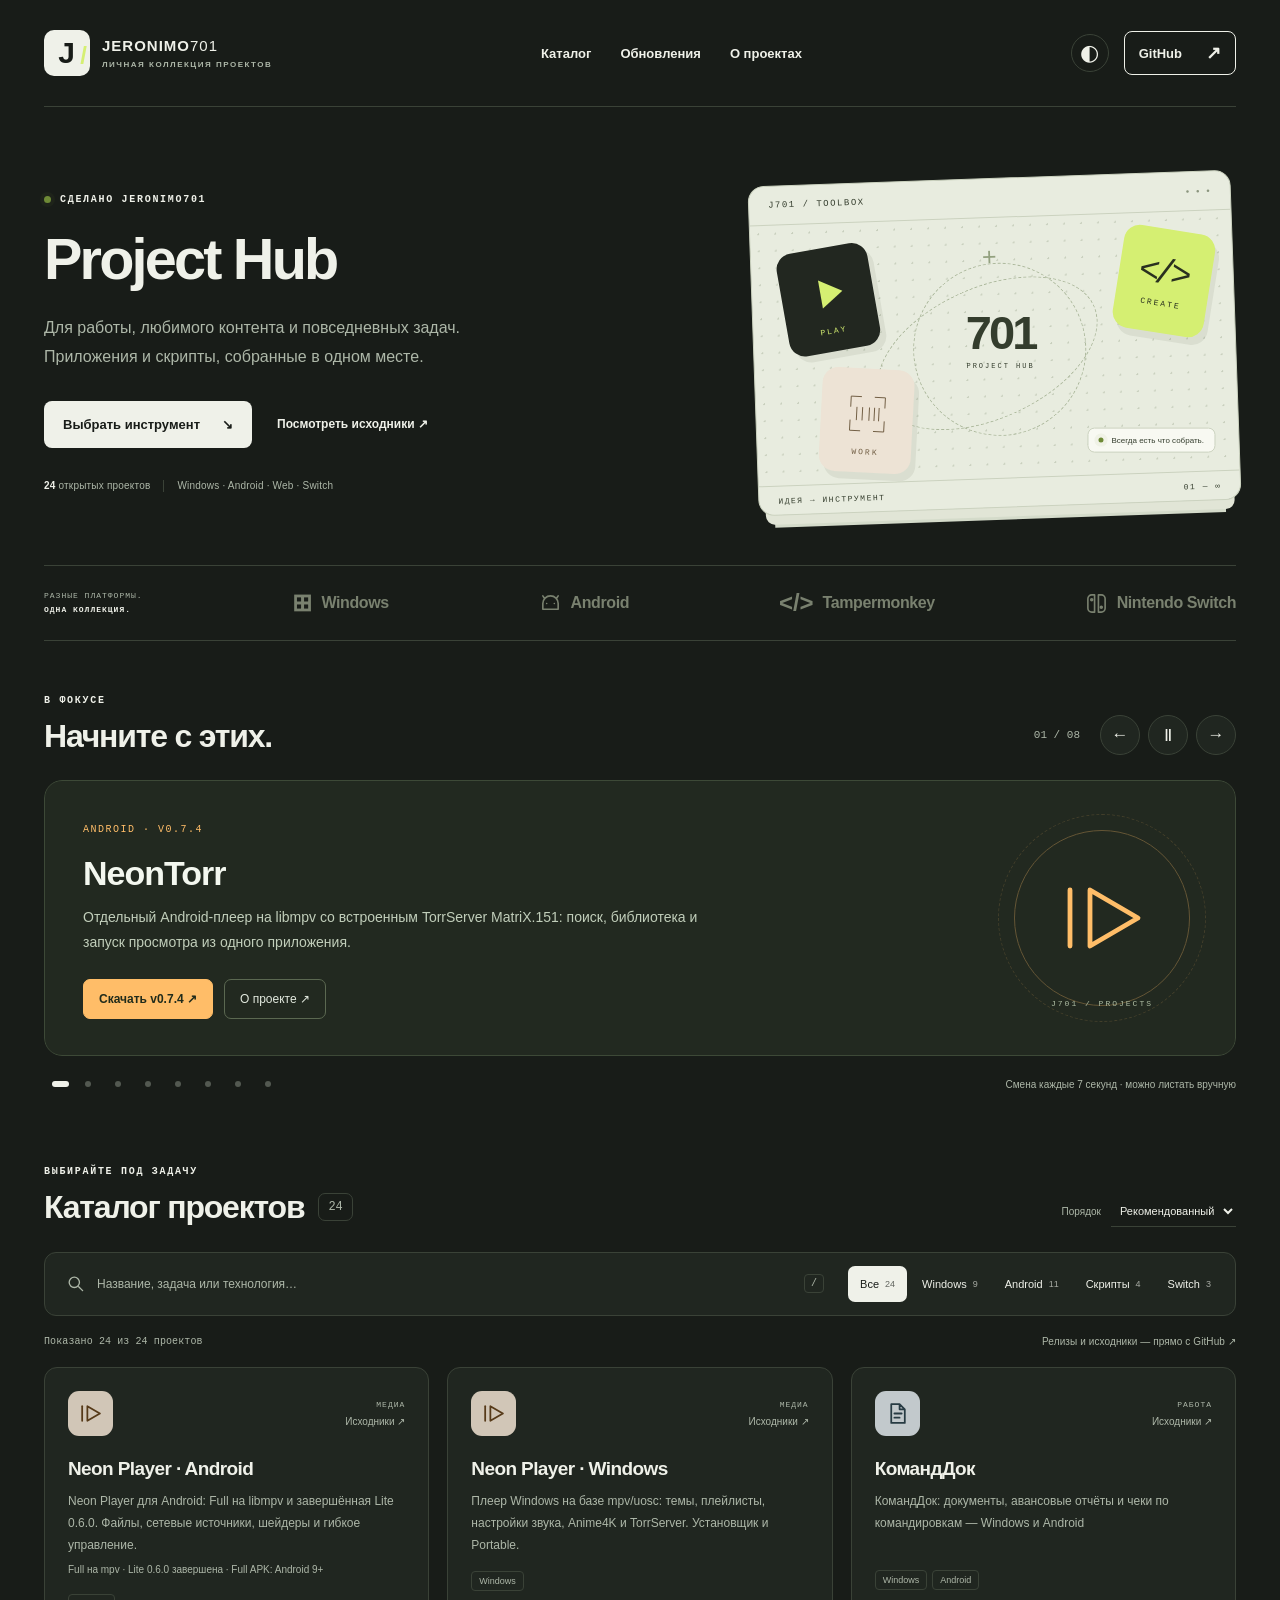
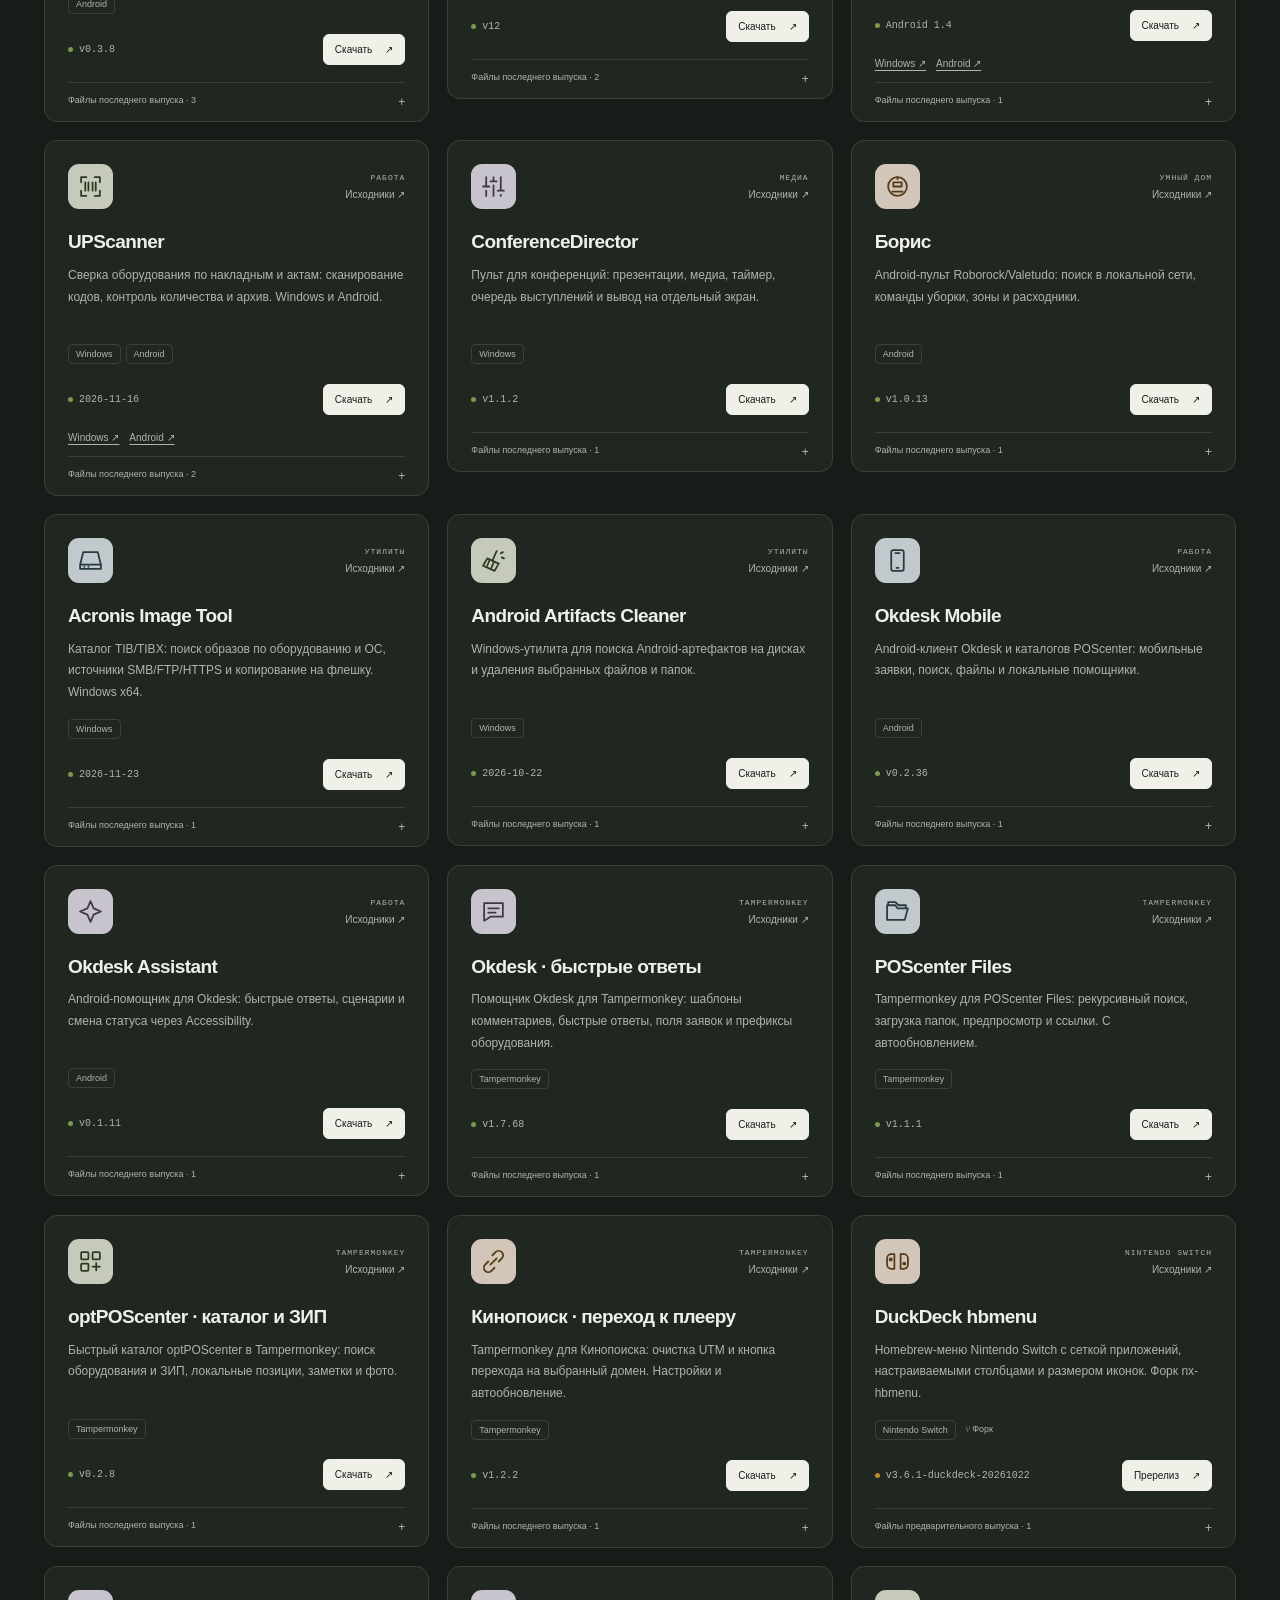
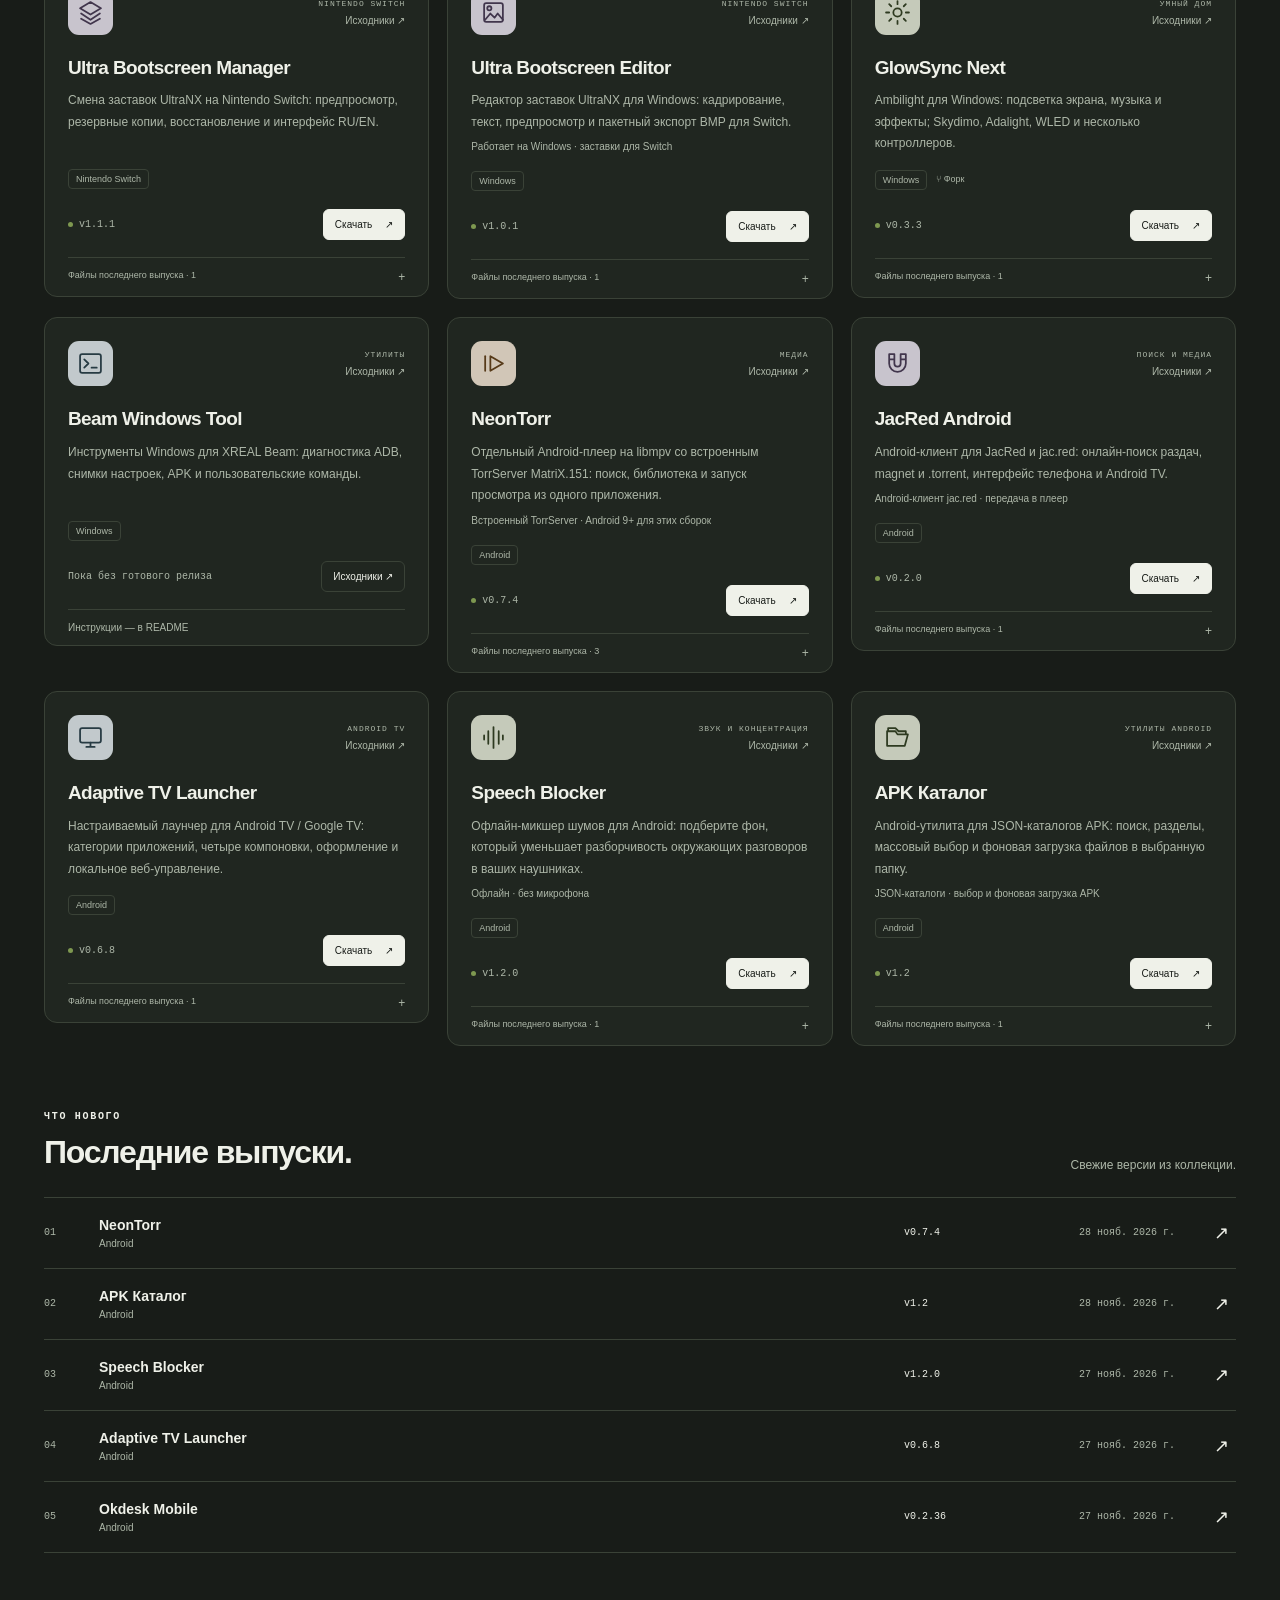
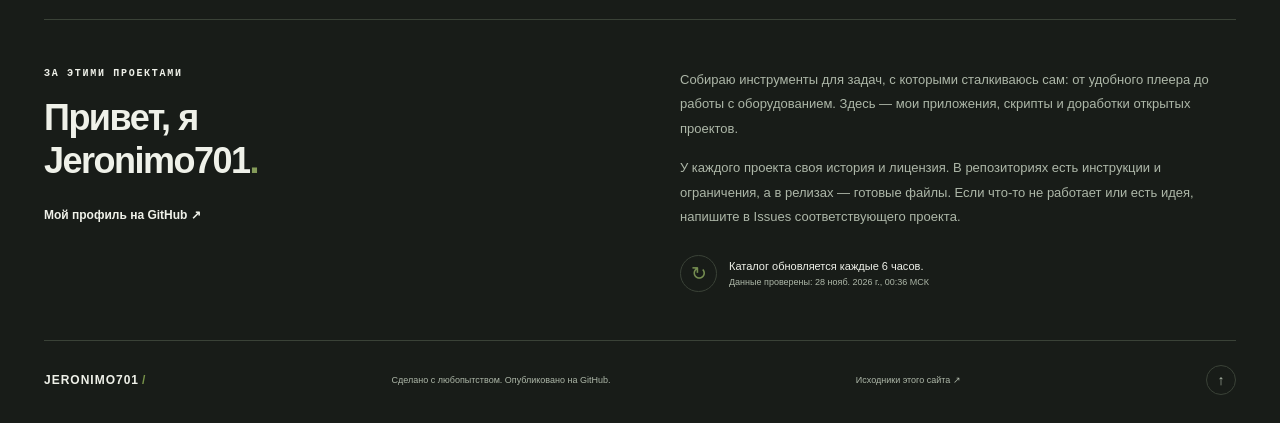
<file: site/index.html>
<!doctype html>
<html lang="ru" data-theme="dark">
<head>
  <meta charset="utf-8">
  <meta name="viewport" content="width=device-width, initial-scale=1">
  <meta name="theme-color" content="#181c18">
  <title>Jeronimo701 — проекты и загрузки</title>
  <meta name="description" content="Приложения Jeronimo701 для Windows, Android, Nintendo Switch и скрипты Tampermonkey. Описания, исходники и последние релизы в одном месте.">
  <meta property="og:title" content="Jeronimo701 / Project Hub">
  <meta property="og:description" content="Project Hub: приложения, скрипты и последние релизы Jeronimo701 в одном каталоге.">
  <meta property="og:type" content="website">
  <meta property="og:url" content="https://jeronimo701.github.io/">
  <meta property="og:image" content="https://jeronimo701.github.io/assets/social.png">
  <meta name="twitter:card" content="summary_large_image">
  <link rel="canonical" href="https://jeronimo701.github.io/">
  <link rel="icon" type="image/svg+xml" href="assets/favicon.svg">
  <script>try{const t=localStorage.getItem("j701-theme");if(t==="light"||t==="dark")document.documentElement.dataset.theme=t;}catch{}</script>
  <link rel="stylesheet" href="style.css">
  <script src="app.js" defer></script>
</head>
<body>
  <a class="skip-link" href="#catalog">Перейти к каталогу</a>
  <header class="header wrap">
    <a href="./" class="brand" aria-label="Jeronimo701 — главная"><span class="brand-mark">J<span>/</span></span><span>JERONIMO<span class="brand-number">701</span><small>ЛИЧНАЯ КОЛЛЕКЦИЯ ПРОЕКТОВ</small></span></a>
    <nav aria-label="Основная навигация"><a href="#catalog">Каталог</a><a href="#updates">Обновления</a><a href="#about">О проектах</a></nav>
    <div class="header-actions"><button id="theme-toggle" class="icon-button" aria-label="Включить светлую тему" title="Сменить тему"><span id="theme-icon" aria-hidden="true">◐</span></button><a class="github-link" href="https://github.com/jeronimo701">GitHub <span aria-hidden="true">↗</span></a></div>
  </header>
  <main>
    <section class="hero wrap" aria-labelledby="hero-title">
      <div class="hero-copy"><div class="eyebrow"><span class="status-dot"></span> СДЕЛАНО JERONIMO701</div><h1 id="hero-title">Project Hub</h1><p>Для работы, любимого контента и&nbsp;повседневных задач. Приложения и&nbsp;скрипты, собранные в&nbsp;одном месте.</p><div class="hero-actions"><a href="#catalog" class="button primary">Выбрать инструмент <span aria-hidden="true">↘</span></a><a href="https://github.com/jeronimo701" class="text-link">Посмотреть исходники ↗</a></div><div class="hero-meta"><span><strong id="project-total">—</strong> открытых проектов</span><span class="divider"></span><span>Windows · Android · Web · Switch</span></div></div>
      <div class="hero-art" aria-hidden="true"><div class="art-header"><span>J701 / TOOLBOX</span><span class="art-dots">● ● ●</span></div><div class="art-canvas"><div class="orbit-line orbit-one"></div><div class="orbit-line orbit-two"></div><div class="art-tile tile-play"><svg viewBox="0 0 100 100"><path d="M37 25 76 50 37 75Z"/></svg><span>PLAY</span></div><div class="art-tile tile-code"><span class="code-glyph">&lt;/&gt;</span><span>CREATE</span></div><div class="art-tile tile-scan"><svg viewBox="0 0 100 100"><path d="M20 38V20h18m24 0h18v18m0 24v18H62m-24 0H20V62M31 39v22m10-22v22m12-22v22m9-22v22m8-22v22"/></svg><span>WORK</span></div><div class="art-hub">701<span>PROJECT HUB</span></div><div class="art-note"><span class="status-dot"></span> Всегда есть что собрать.</div><span class="art-cross">+</span></div><div class="art-footer"><span>ИДЕЯ → ИНСТРУМЕНТ</span><span>01 — ∞</span></div></div>
    </section>
    <div class="platform-strip wrap" aria-label="Платформы"><span>РАЗНЫЕ ПЛАТФОРМЫ.<br><strong>ОДНА КОЛЛЕКЦИЯ.</strong></span><a href="#catalog" data-quick-filter="windows">⊞ <span>Windows</span></a><a href="#catalog" data-quick-filter="android"><svg viewBox="0 0 24 24" aria-hidden="true"><path d="M6 7 4 4m14 3 2-3M4 12a8 8 0 0 1 16 0v6H4Zm4 0h.01M16 12h.01"/></svg><span>Android</span></a><a href="#catalog" data-quick-filter="scripts">&lt;/&gt; <span>Tampermonkey</span></a><a href="#catalog" data-quick-filter="switch"><svg viewBox="0 0 24 24" aria-hidden="true"><path d="M10 3H7a4 4 0 0 0-4 4v10a4 4 0 0 0 4 4h3Zm4 0h3a4 4 0 0 1 4 4v10a4 4 0 0 1-4 4h-3Z"/><circle cx="7" cy="8" r="1"/><circle cx="17" cy="16" r="1"/></svg><span>Nintendo Switch</span></a></div>
    <section class="featured-section wrap" aria-labelledby="featured-title">
      <div class="section-top"><div><span class="eyebrow">В ФОКУСЕ</span><h2 id="featured-title">Начните с этих.</h2></div><div class="carousel-tools"><span id="carousel-count" class="carousel-count">01 / 01</span><button id="carousel-prev" class="carousel-button" aria-label="Предыдущий проект" aria-controls="featured-track" disabled>←</button><button id="carousel-play" class="carousel-button" aria-label="Приостановить автосмену" aria-pressed="true" disabled>Ⅱ</button><button id="carousel-next" class="carousel-button" aria-label="Следующий проект" aria-controls="featured-track" disabled>→</button></div></div>
      <div id="featured-carousel" class="featured-carousel" role="group" aria-roledescription="карусель" aria-label="Подборка приложений">
        <div id="featured-track" class="featured-track" aria-live="off"><article class="feature-slide feature-slide-orange"><div class="feature-copy"><span class="feature-slide-kicker">WINDOWS / ANDROID</span><h3>Neon Player</h3><p>Видеофайлы, сетевые источники и гибкие настройки воспроизведения.</p><div class="feature-slide-actions"><a href="https://github.com/jeronimo701/NeonPlayer-Android/releases/latest">Android ↗</a><a href="https://github.com/jeronimo701/mpv-neon/releases/latest">Windows ↗</a></div></div><div class="feature-slide-art" aria-hidden="true">▶</div></article></div>
        <div class="carousel-footer"><div id="carousel-dots" class="carousel-dots" role="group" aria-label="Выбрать проект"></div><span id="carousel-status">Подборка приложений из каталога.</span></div>
      </div>
    </section>
    <section id="catalog" class="catalog-section wrap" aria-labelledby="catalog-title"><div class="section-top"><div><span class="eyebrow">ВЫБИРАЙТЕ ПОД ЗАДАЧУ</span><h2 id="catalog-title">Каталог проектов<span id="catalog-total" class="heading-count"></span></h2></div><label class="sort-label">Порядок <select id="sort"><option value="curated">Рекомендованный</option><option value="updated">Новые релизы</option><option value="name">По названию</option></select></label></div>
      <div class="catalog-controls"><div class="search-wrap"><svg viewBox="0 0 24 24" aria-hidden="true"><circle cx="10.5" cy="10.5" r="6.5"/><path d="m16 16 5 5"/></svg><label class="sr-only" for="search">Поиск по проектам</label><input id="search" type="search" placeholder="Название, задача или технология…" autocomplete="off"><kbd aria-hidden="true">/</kbd></div><div class="filters" role="group" aria-label="Фильтр по платформе"><button class="filter active" data-filter="all" aria-pressed="true">Все <span></span></button><button class="filter" data-filter="windows" aria-pressed="false">Windows <span></span></button><button class="filter" data-filter="android" aria-pressed="false">Android <span></span></button><button class="filter" data-filter="scripts" aria-pressed="false">Скрипты <span></span></button><button class="filter" data-filter="switch" aria-pressed="false">Switch <span></span></button></div></div>
      <div class="catalog-summary"><p id="result-count" role="status" aria-live="polite">Загружаем проекты…</p><span class="catalog-hint">Релизы и исходники — прямо с GitHub <span aria-hidden="true">↗</span></span></div>
      <div id="project-grid" class="project-grid" aria-label="Проекты"></div><div id="empty-state" class="empty-state" hidden><span aria-hidden="true">⌕</span><h3>Такого проекта пока нет.</h3><p>Попробуйте другое название или уберите фильтр.</p><button id="reset-filters" class="button primary">Сбросить поиск</button></div><div id="error-state" class="empty-state" hidden><h3>Каталог пока не загрузился.</h3><p>Попробуйте ещё раз или откройте проекты на GitHub.</p><button id="retry" class="button primary">Загрузить снова</button><a href="https://github.com/jeronimo701?tab=repositories">Все репозитории ↗</a></div><noscript><p>Для поиска и фильтров нужен JavaScript. <a href="https://github.com/jeronimo701?tab=repositories">Все проекты доступны на GitHub.</a></p></noscript>
    </section>
    <section id="updates" class="updates-section wrap" aria-labelledby="updates-title"><div class="section-top"><div><span class="eyebrow">ЧТО НОВОГО</span><h2 id="updates-title">Последние выпуски.</h2></div><span class="section-aside">Свежие версии из коллекции.</span></div><div id="updates-list" class="updates-list"></div></section>
    <section id="about" class="about-section wrap" aria-labelledby="about-title"><div class="about-title"><span class="eyebrow">ЗА ЭТИМИ ПРОЕКТАМИ</span><h2 id="about-title">Привет, я Jeronimo701<span>.</span></h2><a href="https://github.com/jeronimo701" class="text-link">Мой профиль на GitHub ↗</a></div><div class="about-copy"><p>Собираю инструменты для задач, с которыми сталкиваюсь сам: от удобного плеера до работы с оборудованием. Здесь — мои приложения, скрипты и доработки открытых проектов.</p><p>У каждого проекта своя история и лицензия. В репозиториях есть инструкции и ограничения, а в релизах — готовые файлы. Если что-то не работает или есть идея, напишите в Issues соответствующего проекта.</p><div class="about-note"><span aria-hidden="true">↻</span><span>Каталог обновляется каждые 6 часов.<br><small id="sync-date">Проверяем дату обновления…</small></span></div></div></section>
  </main>
  <footer class="footer wrap"><a class="footer-brand" href="#">JERONIMO701<span>/</span></a><span>Сделано с любопытством. Опубликовано на GitHub.</span><a href="https://github.com/jeronimo701/jeronimo701.github.io">Исходники этого сайта ↗</a><a href="#" class="back-top" aria-label="Вернуться наверх">↑</a></footer>
</body>
</html>
</file>
<file: site/style.css>
@charset "UTF-8";
:root{--bg:#f5f4ef;--surface:#fffefa;--ink:#232622;--muted:#62675e;--line:#d9dcd1;--accent:#d5ef72;--accent-ink:#252d17;--dark:#222720;--radius:18px;--shadow:0 10px 30px #242b1a08;color-scheme:light}
:root[data-theme=dark]{--bg:#181c18;--surface:#202620;--ink:#eff1e9;--muted:#adb7a8;--line:#3a4237;--accent:#d5ef72;--accent-ink:#252d17;--dark:#111710;--shadow:0 10px 30px #0001;color-scheme:dark}
*{box-sizing:border-box}html{scroll-behavior:smooth;scroll-padding-top:32px}body{margin:0;background:var(--bg);color:var(--ink);font-family:"Segoe UI Variable Text","Segoe UI",Arial,sans-serif;font-size:16px;-webkit-font-smoothing:antialiased}a{color:inherit;text-decoration:none}button,input,select{font:inherit}button,a,input,select{-webkit-tap-highlight-color:transparent}button{cursor:pointer}button:disabled{cursor:default}a,button,input,select{outline-offset:5px}a:focus-visible,button:focus-visible,input:focus-visible,select:focus-visible{outline:3px solid #6f8932}button{color:inherit}svg{fill:none;stroke:currentColor;stroke-width:1.7;stroke-linecap:round;stroke-linejoin:round}button svg{width:20px;height:20px}h1,h2,h3,p{margin:0}h1,h2,h3{font-family:"Segoe UI Variable Display","Segoe UI",Arial,sans-serif}img,svg{max-width:100%}.wrap{width:min(1240px,calc(100% - 88px));margin-inline:auto}.sr-only{position:absolute;width:1px;height:1px;padding:0;margin:-1px;overflow:hidden;clip:rect(0,0,0,0);white-space:nowrap;border:0}[hidden]{display:none!important}.skip-link{position:fixed;left:16px;top:-100px;background:var(--accent);padding:12px;z-index:10}.skip-link:focus{top:12px}.header{display:flex;align-items:center;justify-content:space-between;gap:25px;padding-block:30px;border-bottom:1px solid var(--line)}.brand{display:flex;gap:12px;align-items:center;font-size:15px;font-weight:800;letter-spacing:1px;line-height:1.2}.brand-number{font-weight:400}.brand small{display:block;font-size:8px;letter-spacing:1.5px;color:var(--muted);margin-top:5px}.brand-mark{width:46px;height:46px;display:grid;place-content:center;position:relative;background:var(--ink);color:var(--bg);font-size:30px;border-radius:10px;font-weight:800;letter-spacing:-5px;padding-right:6px}.brand-mark>span{color:var(--accent);position:absolute;font-size:24px;right:8px;bottom:5px}.header nav{display:flex;gap:29px;font-size:13px;font-weight:600}.header nav a:hover,.text-link:hover,.footer a:hover{text-decoration:underline;text-underline-offset:5px}.header-actions{display:flex;align-items:center;gap:15px}.icon-button{width:38px;height:38px;background:transparent;border:1px solid var(--line);border-radius:50%;font-size:22px;display:grid;place-items:center}.icon-button:hover{background:var(--surface)}.github-link{display:flex;gap:24px;align-items:center;border:1px solid var(--ink);border-radius:8px;padding:10px 14px;font-size:13px;font-weight:650}.github-link:hover{background:var(--ink);color:var(--bg)}.github-link span{font-size:18px}.hero{display:grid;grid-template-columns:1.35fr 1fr;gap:56px;align-items:center;padding-block:71px 57px}.eyebrow{font-family:Consolas,"Courier New",monospace;font-size:10px;font-weight:600;letter-spacing:1.7px;display:flex;align-items:center;gap:9px}.status-dot{display:inline-block;width:7px;height:7px;border-radius:50%;background:#6e8a36;box-shadow:0 0 0 4px #6e8a3610;flex-shrink:0}.hero h1{font-size:clamp(36px,4.5vw,62px);font-weight:750;letter-spacing:-2.8px;line-height:1.12;margin-block:22px}.hero h1>.hero-title-subtitle{color:#7b846c}:root[data-theme=dark] .hero h1>.hero-title-subtitle{color:#afbd9c}.hero-copy>p{max-width:440px;font-size:16px;line-height:1.8;color:var(--muted)}.hero-actions{display:flex;align-items:center;gap:25px;margin-top:29px}.button{display:inline-flex;align-items:center;justify-content:center;gap:22px;min-height:47px;padding:12px 19px;border-radius:8px;font-size:13px;font-weight:650;border:0}.primary{background:var(--ink);color:var(--bg)}.primary:hover{background:#414c34;color:white}.text-link{font-size:12px;font-weight:650}.hero-meta{margin-top:32px;display:flex;align-items:center;gap:13px;color:var(--muted);font-size:10px;letter-spacing:.2px}.hero-meta strong{color:var(--ink)}.divider{width:1px;height:12px;background:var(--line)}.hero-art{height:330px;background:#e8ecdf;border-radius:16px;overflow:hidden;transform:rotate(-2deg);border:1px solid #cbd2bf;box-shadow:0 16px 0 -7px #e1e5d6,0 28px 0 -16px #d4dbca;color:#343d2d}.art-header,.art-footer{height:39px;padding:0 19px;display:flex;align-items:center;justify-content:space-between;font:9px Consolas,monospace;letter-spacing:1.5px}.art-header{border-bottom:1px solid #cbd2bf}.art-dots{font-size:6px;color:#8b957e}.art-footer{height:30px;border-top:1px solid #cbd2bf;font-size:8px}.art-canvas{height:260px;position:relative;background-image:radial-gradient(#c8cfbd 1px,transparent 1px);background-size:17px 17px;overflow:hidden}.art-tile{position:absolute;border-radius:16px;width:92px;height:104px;display:flex;align-items:center;flex-direction:column;justify-content:center;gap:5px;box-shadow:5px 7px 0 #28331912}.art-tile svg{width:57px;height:57px}.art-tile>span:last-child{font:8px Consolas,monospace;letter-spacing:2px}.tile-play{background:#222720;color:var(--accent);left:30px;top:24px;transform:rotate(-8deg)}.tile-play path{fill:currentColor;stroke:none}.tile-code{background:var(--accent);color:#29301f;right:23px;top:17px;transform:rotate(11deg)}.code-glyph{font:35px Consolas,monospace;letter-spacing:-5px;margin-left:-5px}.tile-scan{background:#ede3d5;color:#715e44;left:64px;bottom:10px;transform:rotate(5deg)}.art-hub{position:absolute;left:44%;top:91px;display:grid;place-items:center;line-height:1;font-size:47px;font-weight:800;letter-spacing:-3px;transform:rotate(2deg)}.art-hub span{font:7px Consolas,monospace;letter-spacing:2px;margin-top:6px}.orbit-line{position:absolute;border:1px dashed #adb99d;border-radius:50%;width:234px;height:132px;left:24%;top:69px;transform:rotate(-22deg)}.orbit-two{transform:rotate(51deg);width:173px;height:173px;left:33%;top:45px}.art-note{position:absolute;right:24px;bottom:20px;display:flex;align-items:center;gap:8px;font-size:8px;padding:7px 10px;background:#f8f9f2;border:1px solid #cbd2bf;border-radius:7px;transform:rotate(2deg)}.art-note .status-dot{width:5px;height:5px}.art-cross{position:absolute;font-size:25px;left:48%;top:24px;color:#93a17f;font-weight:200}.platform-strip{display:flex;align-items:center;justify-content:space-between;border-block:1px solid var(--line);padding-block:23px;gap:22px}.platform-strip>span{font:8px/1.7 Consolas,monospace;letter-spacing:1px;color:var(--muted)}.platform-strip strong{font-weight:700;color:var(--ink)}.platform-strip>a{display:flex;align-items:center;gap:9px;font-size:24px;font-weight:700;color:#79816f}.platform-strip>a span{font-size:16px;font-weight:600;letter-spacing:-.4px}.platform-strip>a svg{width:23px;height:23px}.platform-strip>a:hover{color:var(--ink)}.section-top{display:flex;align-items:end;justify-content:space-between;gap:20px;margin-bottom:25px}.section-top h2{font-size:32px;font-weight:700;letter-spacing:-1.2px;line-height:1.2;margin-top:11px}.section-aside{color:var(--muted);font-size:12px}.featured-section{padding-top:54px}.featured-grid{display:grid;grid-template-columns:1.6fr 1fr;gap:20px}.feature{border-radius:var(--radius);overflow:hidden;position:relative;min-height:244px}.feature-neon{background:#242621;color:#f7f7ef;display:flex;align-items:center;padding:31px}.feature-info{position:relative;z-index:1}.feature-kicker{font:8px Consolas,monospace;letter-spacing:1.4px;opacity:.75;display:block}.feature h3{font-size:31px;letter-spacing:-1.3px;margin-top:20px;font-weight:700}.feature p{font-size:14px;line-height:1.7;opacity:.75;margin-top:8px}.feature-links{display:flex;gap:9px;margin-top:24px}.feature-links a{border:1px solid #ffffff32;border-radius:7px;font-size:10px;padding:9px 12px;transition:background .15s}.feature-links a:hover{background:#ffffff18}.neon-visual{position:absolute;width:225px;height:225px;right:18px;top:13px;display:grid;place-items:center}.neon-orbit{position:absolute;inset:28px;border:1px solid #75846a38;border-radius:50%}.neon-orbit:after{content:"";position:absolute;inset:-17px;border:1px dashed #75846a2c;border-radius:50%}.neon-play{font-size:72px;color:#efc35b;filter:drop-shadow(0 0 18px #f0b94b55);transform:rotate(-8deg);border-radius:28px;background:linear-gradient(145deg,#f8c97418,#8c6f1605);width:126px;height:126px;text-align:center;padding-top:10px;padding-left:6px;box-shadow:inset 0 0 0 1px #d9ae4940}.neon-visual>span{position:absolute;bottom:14px;font:7px Consolas,monospace;letter-spacing:2px;color:#a3b097}.feature-dok{background:#dcebbf;color:#28351c;padding:29px}.feature-top{display:flex;justify-content:space-between;align-items:center;position:relative;z-index:1}.feature-symbol{font-size:21px}.feature-dok h3,.feature-dok p{position:relative;z-index:1}.feature-bottom{position:relative;z-index:1;display:flex;align-items:center;gap:24px;font-weight:600;font-size:11px;margin-top:28px;width:max-content}.feature-bottom:hover{text-decoration:underline}.paper-stack{position:absolute;right:22px;bottom:-16px;width:122px;height:155px;transform:rotate(10deg)}.paper-stack>span{position:absolute;inset:0;background:#f7f9f0;border:1px solid #a4b291;border-radius:10px;box-shadow:0 4px 7px #3047170a}.paper-stack>span:nth-child(1){transform:rotate(-14deg) translate(-7px,-3px)}.paper-stack>span:nth-child(2){transform:rotate(-6deg) translate(-5px,-5px)}.paper-stack>span:last-child{padding:23px}.paper-stack b{font:11px Consolas,monospace;letter-spacing:2px;display:block;margin-bottom:14px}.paper-stack i{display:block;height:3px;width:65px;background:#ccd4c1;margin-top:9px}.paper-stack i:nth-last-of-type(1){width:41px}.paper-stack em{position:absolute;bottom:16px;right:18px;border:1px solid #95a486;color:#71875c;border-radius:50%;width:23px;height:23px;font-size:13px;font-style:normal;text-align:center;padding-top:2px}.catalog-section{padding-top:66px}.heading-count{vertical-align:middle;font:12px Consolas,monospace;color:var(--muted);letter-spacing:0;margin-left:14px;padding:6px 9px;border:1px solid var(--line);border-radius:7px;display:inline-block;position:relative;top:-3px}.sort-label{display:flex;align-items:center;gap:10px;font-size:10px;color:var(--muted)}select{font-size:11px;color:var(--ink);background:transparent;border:0;border-bottom:1px solid var(--line);padding:8px 5px;max-width:165px}.catalog-controls{border:1px solid var(--line);background:var(--surface);padding:12px;display:flex;gap:20px;align-items:center;border-radius:12px}.search-wrap{position:relative;display:flex;align-items:center;flex:1;min-width:150px}.search-wrap svg{position:absolute;left:9px;width:19px;height:19px;color:var(--muted);pointer-events:none}.search-wrap input{height:38px;border:0;background:none;color:var(--ink);font-size:12px;padding:8px 40px;min-width:0;width:100%}.search-wrap input::placeholder{color:var(--muted);opacity:1}.search-wrap kbd{position:absolute;right:4px;font:10px Consolas,monospace;border:1px solid var(--line);padding:3px 6px;border-radius:4px;color:var(--muted);pointer-events:none}.filters{display:flex;gap:3px;flex-wrap:wrap}.filter{display:flex;align-items:center;gap:6px;justify-content:center;min-height:36px;border:0;padding:8px 12px;border-radius:7px;background:transparent;font-size:11px;white-space:nowrap}.filter span{font-size:9px;opacity:.65}.filter:hover{background:var(--bg)}.filter.active{background:var(--ink);color:var(--bg)}.catalog-summary{display:flex;justify-content:space-between;margin-block:20px;font:10px Consolas,monospace;letter-spacing:.1px;color:var(--muted)}.catalog-hint{font:10px "Segoe UI",sans-serif}.project-grid{display:grid;grid-template-columns:repeat(3,minmax(0,1fr));gap:18px;align-items:start}.project-card{background:var(--surface);border:1px solid var(--line);border-radius:13px;padding:23px 23px 0;min-height:307px;display:flex;flex-direction:column;transition:transform .18s,border-color .18s,box-shadow .18s;position:relative}.project-card:hover{transform:translateY(-3px);border-color:#a7b495;box-shadow:var(--shadow)}.card-top{display:flex;justify-content:space-between;align-items:center;gap:12px;margin-bottom:21px}.project-icon{width:45px;height:45px;border-radius:11px;display:grid;place-items:center;flex-shrink:0;color:#53693b;background:#e8eedb}.project-icon svg{width:25px;height:25px}.project-icon.orange{background:#f6e9d7;color:#9c682c}.project-icon.blue{background:#e4edf0;color:#476a7a}.project-icon.purple{background:#ebe6f1;color:#76618b}.card-category{font:8px Consolas,monospace;text-transform:uppercase;letter-spacing:1px;color:var(--muted);text-align:right}.source-link{display:block;margin-top:7px;font:10px "Segoe UI",sans-serif;letter-spacing:0;text-transform:none}.source-link:hover{color:var(--ink);text-decoration:underline}.project-card h3{font-size:19px;line-height:1.3;font-weight:650;letter-spacing:-.6px;overflow-wrap:anywhere}.card-description{margin-top:10px;font-size:12px;line-height:1.8;color:var(--muted);min-height:64px}.card-description .note{display:block;font-size:10px;margin-top:5px;color:var(--muted)}.platform-badges{display:flex;gap:5px;margin-top:15px;flex-wrap:wrap}.platform-badges span{border:1px solid var(--line);color:var(--muted);font-size:9px;padding:4px 7px;border-radius:4px}.platform-badges .fork{border:0;padding-inline:0;margin-left:4px}.card-release{display:flex;align-items:center;justify-content:space-between;gap:8px;margin-top:20px;margin-bottom:17px}.release-version{font:10px Consolas,monospace;max-width:48%;overflow-wrap:anywhere;color:var(--muted)}.release-version>i{display:inline-block;width:5px;height:5px;background:#7e9850;border-radius:50%;margin-right:6px}.release-button{font-size:10px;display:inline-flex;align-items:center;gap:13px;background:var(--ink);color:var(--bg);border:1px solid var(--ink);border-radius:6px;padding:9px 11px;white-space:nowrap}.release-button:hover{background:var(--accent);border-color:var(--accent);color:var(--accent-ink)}.release-button.secondary{background:transparent;color:var(--ink);border-color:var(--line)}.card-channels{display:flex;gap:10px;margin-bottom:13px;font-size:10px;flex-wrap:wrap}.card-channels a{color:var(--muted);text-decoration:underline;text-underline-offset:3px}.card-channels a:hover{color:var(--ink)}.files-details{border-top:1px solid var(--line);margin-top:auto}.files-details summary{list-style:none;display:flex;justify-content:space-between;cursor:pointer;font-size:9px;color:var(--muted);padding:12px 0}.files-details summary::-webkit-details-marker{display:none}.files-details summary:after{content:"+";font-size:12px}.files-details[open] summary:after{content:"−"}.asset-list{padding:0 0 10px;list-style:none;margin:0;max-height:260px;overflow:auto}.asset-list li{border-top:1px dashed var(--line)}.asset-list a{padding-block:9px;display:flex;gap:10px;align-items:center;justify-content:space-between;font-size:10px;line-height:1.6}.asset-list a:hover{text-decoration:underline}.asset-list .asset-name{overflow-wrap:anywhere;min-width:0}.asset-size{font:8px Consolas,monospace;white-space:nowrap;color:var(--muted)}.empty-state{text-align:center;padding:60px 20px;border:1px dashed var(--line);border-radius:14px}.empty-state>span{font-size:45px;color:var(--muted)}.empty-state h3{font-size:23px;margin-block:10px}.empty-state p{color:var(--muted);font-size:13px;margin-bottom:22px}.empty-state a{display:block;font-size:12px;margin-top:18px}.updates-section{padding-top:65px}.updates-list{border-top:1px solid var(--line)}.update-row{display:grid;grid-template-columns:40px minmax(0,1fr) 160px 120px 22px;gap:15px;align-items:center;padding:19px 0;border-bottom:1px solid var(--line)}.update-index{font:10px Consolas,monospace;color:var(--muted)}.update-row h3{font-size:14px;font-weight:600}.update-row p{font-size:10px;color:var(--muted);margin-top:5px}.update-version{font:10px Consolas,monospace;overflow-wrap:anywhere}.update-date{font:10px Consolas,monospace;color:var(--muted)}.update-row:hover h3{text-decoration:underline;text-underline-offset:4px}.update-row:hover>.update-arrow{transform:translate(2px,-2px)}.update-arrow{font-size:18px;transition:transform .15s}.about-section{margin-top:66px;padding-block:48px;border-top:1px solid var(--line);display:grid;grid-template-columns:1fr 1fr;gap:80px}.about-title h2{font-size:36px;letter-spacing:-1.5px;line-height:1.2;margin-top:17px;max-width:360px}.about-title h2 span{color:#849b59}.about-title>.text-link{display:inline-block;margin-top:26px}.about-copy>p{font-size:13px;line-height:1.9;color:var(--muted);margin-bottom:14px}.about-note{display:flex;gap:12px;align-items:center;font-size:11px;margin-top:25px}.about-note>span:first-child{width:37px;height:37px;border:1px solid var(--line);border-radius:50%;display:grid;place-items:center;font-size:19px;color:#758d51}.about-note small{display:block;color:var(--muted);font-size:9px;margin-top:5px}.footer{display:flex;align-items:center;justify-content:space-between;gap:20px;padding-block:24px 28px;border-top:1px solid var(--line);font-size:9px;color:var(--muted)}.footer-brand{font-weight:750;font-size:12px;letter-spacing:1px;color:var(--ink)}.footer-brand>span{color:#789449;margin-left:3px}.back-top{display:grid;place-items:center;border:1px solid var(--line);border-radius:50%;width:30px;height:30px;font-size:14px;flex-shrink:0}
:root[data-theme=dark] .project-icon{filter:brightness(.85)}:root[data-theme=dark] .project-icon svg{filter:brightness(.65)}
@media(min-width:1600px){.wrap{width:min(1320px,calc(100% - 120px))}.hero{gap:80px}.hero-art{max-width:490px;width:100%;justify-self:end}}
@media(max-width:1150px){.wrap{width:calc(100% - 56px)}.hero{gap:28px}.hero h1{font-size:47px;letter-spacing:-2px}.hero-art{height:309px}.art-canvas{height:239px}.art-hub{left:45%;font-size:38px}.tile-code{right:13px;width:79px}.tile-play{left:20px;width:79px}.hero-actions{gap:15px;flex-wrap:wrap}.hero-meta{font-size:9px;gap:8px}.catalog-controls{flex-direction:column;gap:8px;align-items:stretch}.filters{border-top:1px solid var(--line);padding-top:10px}.filter{flex:1}.neon-visual{right:0;width:190px}.feature-neon{padding:27px}.feature h3{font-size:28px}.feature-dok{padding:25px}.paper-stack{right:10px;width:100px;opacity:.7}.project-card{padding:20px 20px 0}.project-card h3{font-size:18px}.project-grid{gap:14px}.card-description{min-height:85px}.release-button{padding:8px;font-size:9px;gap:8px}.section-top h2{font-size:29px}.about-section{gap:45px}.platform-strip>a span{font-size:14px}.hero-copy>p{font-size:14px}}
@media(max-width:850px){.header nav{gap:15px;font-size:11px}.brand{font-size:12px}.brand small{font-size:6px}.hero{padding-block:48px;grid-template-columns:1.2fr 1fr;gap:24px}.hero h1{font-size:38px;letter-spacing:-1.5px}.hero-copy>p{font-size:13px}.hero-art{height:275px}.art-canvas{height:205px}.art-tile{width:65px;height:78px}.art-tile svg{width:42px;height:42px}.tile-code{top:16px;right:14px}.code-glyph{font-size:27px}.tile-play{left:15px;top:19px}.tile-scan{left:30px;bottom:11px}.art-hub{font-size:33px;top:84px;left:46%}.art-hub>span{font-size:5px}.orbit-one{width:180px;left:21%;height:118px;top:41px}.orbit-two{width:150px;height:150px;left:26%;top:25px}.art-note{bottom:14px;right:7px;font-size:6px;padding:5px}.art-cross{left:47%;top:14px}.hero-meta{font-size:8px;flex-wrap:wrap;line-height:1.7}.hero-actions .text-link{font-size:10px}.hero-actions .button{font-size:11px;min-height:43px}.platform-strip{gap:10px}.platform-strip>span{font-size:7px}.platform-strip>a{gap:7px}.platform-strip>a span{font-size:12px}.platform-strip>a svg{width:20px;height:20px}.featured-grid{grid-template-columns:1.3fr 1fr;gap:14px}.feature{min-height:249px}.feature-info{width:100%}.neon-visual{opacity:.6;width:135px;height:135px;top:38px;right:3px;z-index:0}.neon-play{width:90px;height:90px;font-size:50px}.neon-visual>span{display:none}.feature h3{font-size:25px}.feature p{font-size:12px}.feature-links{gap:6px}.feature-links a{font-size:9px;padding:8px}.feature-kicker{font-size:6px}.paper-stack{opacity:.4;right:0}.feature-bottom{font-size:10px}.project-grid{grid-template-columns:repeat(2,minmax(0,1fr));gap:16px}.card-description{min-height:65px}.section-aside{font-size:10px;max-width:180px;text-align:right}.about-title h2{font-size:30px}.update-row{grid-template-columns:25px minmax(0,1fr) 110px 94px 18px;gap:12px}.footer{flex-wrap:wrap}.footer>span{order:4;width:100%;text-align:center;margin-top:5px}.header{padding-block:23px}.github-link{font-size:11px;gap:13px;padding:9px 11px}.header-actions{gap:9px}.brand-mark{width:37px;height:37px;font-size:25px}.brand-mark>span{font-size:20px;right:7px;bottom:4px}}
@media(max-width:700px){html{scroll-padding-top:20px}.wrap{width:calc(100% - 36px)}.header{gap:12px;padding-block:18px}.header nav{display:none}.brand{gap:9px;font-size:12px;letter-spacing:.7px}.brand small{font-size:6px;letter-spacing:.8px}.brand-mark{width:36px;height:36px}.github-link{padding:8px 10px;font-size:10px;gap:11px}.icon-button{width:32px;height:32px;font-size:19px}.header-actions{gap:8px}.hero{grid-template-columns:1fr;gap:35px;padding-block:39px 38px}.hero h1{font-size:clamp(34px,8.7vw,53px);letter-spacing:-1.8px;margin-block:20px}.hero-copy>p{max-width:340px;font-size:14px;line-height:1.75}.eyebrow{font-size:8px;letter-spacing:1.6px}.hero-actions{gap:21px;margin-top:23px}.hero-actions .button{font-size:11px;min-height:44px;padding-inline:16px}.hero-actions .text-link{font-size:10px}.hero-meta{font-size:9px;margin-top:23px;gap:10px}.hero-art{width:100%;max-width:400px;justify-self:center;height:217px;transform:rotate(-1.5deg)}.art-header{height:32px;font-size:8px}.art-footer{height:26px;font-size:7px}.art-canvas{height:159px}.art-tile{height:70px;width:66px;border-radius:12px}.tile-play{top:12px;left:23px}.tile-code{right:28px;top:11px}.tile-scan{bottom:8px;left:78px;width:58px;height:62px}.art-tile svg{width:37px;height:37px}.art-tile>span:last-child{font-size:6px}.art-hub{top:52px;left:45%;font-size:35px}.art-hub>span{font-size:5px}.art-note{right:18px;bottom:13px}.orbit-one{left:27%;top:12px;height:120px}.orbit-two{left:32%;top:0}.art-cross{left:48%;top:2px}.platform-strip{display:grid;grid-template-columns:repeat(2,1fr);padding-block:21px;gap:22px 30px}.platform-strip>span{display:none}.platform-strip>a{justify-content:center;font-size:21px}.platform-strip>a span{font-size:13px}.featured-section{padding-top:38px}.section-top{gap:13px;margin-bottom:20px}.section-top h2{font-size:26px;letter-spacing:-.9px;margin-top:8px}.section-aside{display:none}.featured-grid{grid-template-columns:1fr;gap:14px}.feature{min-height:222px}.feature-neon{padding:24px}.feature h3{font-size:29px;margin-top:15px}.feature p{font-size:13px}.feature-kicker{font-size:7px}.feature-links{margin-top:19px}.feature-links a{font-size:10px;padding:9px 12px}.neon-visual{width:180px;height:180px;right:3px;top:21px;opacity:.75}.neon-play{font-size:63px;width:115px;height:115px}.neon-visual>span{display:block;font-size:5px;bottom:4px}.feature-dok{padding:24px;min-height:213px}.paper-stack{opacity:1;right:20px;bottom:-15px;width:105px;height:145px}.feature-bottom{margin-top:22px;font-size:11px}.catalog-section{padding-top:44px}.catalog-section .section-top{align-items:start;flex-wrap:wrap}.heading-count{font-size:10px;margin-left:9px;top:-2px;padding:5px 7px}.sort-label{font-size:9px;gap:8px;justify-content:space-between;width:100%;margin-top:1px}select{font-size:10px;padding:6px 0}.catalog-controls{padding:9px;gap:8px}.search-wrap input{font-size:11px;height:37px;padding-right:10px}.search-wrap kbd{display:none}.filters{gap:3px;padding-top:9px;flex-wrap:nowrap;justify-content:space-between}.filter{font-size:9px;padding:8px 7px;min-height:34px;gap:4px;flex:0 1 auto}.filter span{font-size:7px}.catalog-summary{font-size:9px;margin-block:17px}.catalog-hint{display:none}.project-grid{grid-template-columns:1fr;gap:14px}.project-card{padding:21px 22px 0;min-height:0}.card-top{margin-bottom:17px}.project-icon{width:42px;height:42px}.card-category{font-size:8px}.project-card h3{font-size:21px}.card-description{font-size:12px;min-height:0;margin-top:9px}.card-description .note{font-size:10px}.platform-badges{margin-top:15px}.card-release{margin-top:19px}.release-version{font-size:10px}.release-button{font-size:10px;padding:10px 12px;gap:17px}.files-details summary{font-size:10px;padding-block:13px}.updates-section{padding-top:42px}.update-row{grid-template-columns:20px minmax(0,1fr) 18px;gap:11px;padding-block:17px;position:relative}.update-row h3{font-size:13px}.update-version{display:none}.update-date{font-size:8px;position:absolute;right:30px;bottom:17px}.update-row p{font-size:9px;max-width:calc(100% - 80px)}.update-index{font-size:9px}.about-section{grid-template-columns:1fr;gap:25px;margin-top:43px;padding-block:34px}.about-title h2{font-size:32px;max-width:290px}.about-title>.text-link{margin-top:17px;font-size:11px}.about-copy>p{font-size:12px}.about-note{font-size:10px}.footer{gap:18px;padding-block:20px}.footer-brand{font-size:11px}.footer>a:nth-last-child(2){font-size:8px}.footer>span{font-size:8px;line-height:1.7}.back-top{width:27px;height:27px}.empty-state{padding:40px 15px}.empty-state h3{font-size:20px}.empty-state p{font-size:12px}}
@media(max-width:360px){.wrap{width:calc(100% - 28px)}.hero h1{font-size:32px}.header-actions{gap:5px}.brand small{display:none}.hero-actions{gap:13px}.hero-actions .text-link{font-size:9px}.hero-meta{font-size:8px}.filter{font-size:8px;padding:7px 5px}.neon-visual{right:-17px;opacity:.5}.feature-links a{padding:8px}.feature-dok p{font-size:12px}.paper-stack{opacity:.6;right:9px}}
@media(prefers-reduced-motion:reduce){html{scroll-behavior:auto}*,*:before,*:after{transition:none!important;animation:none!important}}

.release-version>i.preview-dot{background:#c18a30}

/* Native select popups need explicit colors on Windows. */
select{color-scheme:inherit}select option{background-color:var(--surface);color:var(--ink)}select option:checked{background-color:var(--accent);color:var(--accent-ink)}

/* Featured project carousel. */
.featured-section .section-top{flex-wrap:wrap}.carousel-tools{display:flex;align-items:center;gap:8px;margin-left:auto}.carousel-count{font:11px Consolas,monospace;color:var(--muted);margin-right:12px}.carousel-button{display:grid;place-items:center;min-width:40px;min-height:40px;padding:7px;background:var(--surface);border:1px solid var(--line);border-radius:50%;font-size:17px}.carousel-button:hover{background:var(--accent);color:var(--accent-ink);border-color:var(--accent)}.carousel-button:disabled{opacity:.45}.featured-track{display:flex;position:relative;overflow-x:auto;scroll-snap-type:x mandatory;scrollbar-width:none;border-radius:18px}.featured-track::-webkit-scrollbar{display:none}.feature-slide{--slide-accent:#d5ef72;flex:0 0 100%;min-width:0;min-height:276px;scroll-snap-align:start;background:#222920;color:#f3f7ef;border:1px solid #3d4937;border-radius:18px;padding:34px 38px;display:flex;align-items:center;justify-content:space-between;gap:30px;overflow:hidden;position:relative}.feature-slide-orange{--slide-accent:#ffbd68}.feature-slide-purple{--slide-accent:#c8b7f3}.feature-slide-blue{--slide-accent:#a1d7ea}.feature-slide-green{--slide-accent:#86dbb1}.feature-copy{position:relative;z-index:1;flex:1;min-width:0;max-width:760px}.feature-slide-kicker{font:10px Consolas,monospace;letter-spacing:1.5px;text-transform:uppercase;color:var(--slide-accent)}.feature-slide h3{font-size:34px;line-height:1.2;letter-spacing:-1px;margin:17px 0 11px;overflow-wrap:anywhere}.feature-slide p{font-size:14px;line-height:1.8;color:#c1ceba;max-width:620px}.feature-slide-actions{display:flex;align-items:center;gap:11px;flex-wrap:wrap;margin-top:24px}.feature-slide-actions>a{display:inline-flex;align-items:center;justify-content:center;background:var(--slide-accent);color:#202b1b;border:1px solid var(--slide-accent);border-radius:7px;padding:10px 15px;min-height:40px;font-size:12px;font-weight:650}.feature-slide-actions>a:hover{filter:brightness(1.08)}.feature-slide-actions>a.feature-slide-about{background:transparent;border-color:#5b6851;color:#e3eadf;font-weight:500}.feature-slide-art{position:relative;flex:0 0 190px;height:190px;display:grid;place-items:center;color:var(--slide-accent);font-size:75px}.feature-slide-art>svg{width:96px;height:96px;stroke-width:1.2;z-index:1}.feature-slide-art>small{position:absolute;bottom:5px;font:8px Consolas,monospace;letter-spacing:2px;color:#aebda3}.feature-art-ring{position:absolute;inset:7px;border:1px solid currentColor;border-radius:50%;opacity:.3}.feature-art-ring:after{content:"";position:absolute;inset:-17px;border:1px dashed currentColor;border-radius:50%;opacity:.5}.carousel-footer{display:flex;justify-content:space-between;align-items:center;gap:18px;margin-top:12px}.carousel-footer>span{font-size:10px;color:var(--muted)}.carousel-dots{display:flex;gap:2px}.carousel-dots button{width:28px;height:32px;padding:8px;border:0;background:transparent;display:grid;place-items:center;border-radius:7px}.carousel-dots button>span{width:6px;height:6px;background:var(--muted);opacity:.4;border-radius:50%}.carousel-dots button.active>span{width:17px;border-radius:4px;background:var(--ink);opacity:1}.carousel-dots button:hover{background:var(--surface)}
@media(max-width:850px){.feature-slide{padding:28px;gap:20px}.feature-slide h3{font-size:29px}.feature-slide-art{flex-basis:130px;height:140px}.feature-slide-art>svg{width:68px;height:68px}.feature-slide-art>small{font-size:6px}.feature-slide p{font-size:13px}.carousel-footer>span{max-width:220px;text-align:right;line-height:1.7}}
@media(max-width:700px){.carousel-tools{width:100%;margin-top:4px}.carousel-count{margin-right:auto}.carousel-button{min-width:40px;min-height:40px}.feature-slide{padding:25px 23px;min-height:300px;align-items:flex-start}.feature-copy{width:100%}.feature-slide-kicker{font-size:8px;letter-spacing:1px}.feature-slide h3{font-size:29px;margin-top:18px;max-width:95%}.feature-slide p{font-size:12px;line-height:1.8}.feature-slide-art{position:absolute;right:10px;top:12px;opacity:.1;width:95px;height:95px;pointer-events:none}.feature-slide-art>svg{width:70px;height:70px}.feature-slide-art>small{display:none}.feature-slide-actions{gap:8px;margin-top:22px}.feature-slide-actions>a{font-size:10px;padding:10px 12px}.carousel-footer{flex-direction:column;gap:2px;margin-top:7px}.carousel-footer>span{font-size:9px;max-width:none;text-align:center}.carousel-dots{justify-content:center}}
</file>
